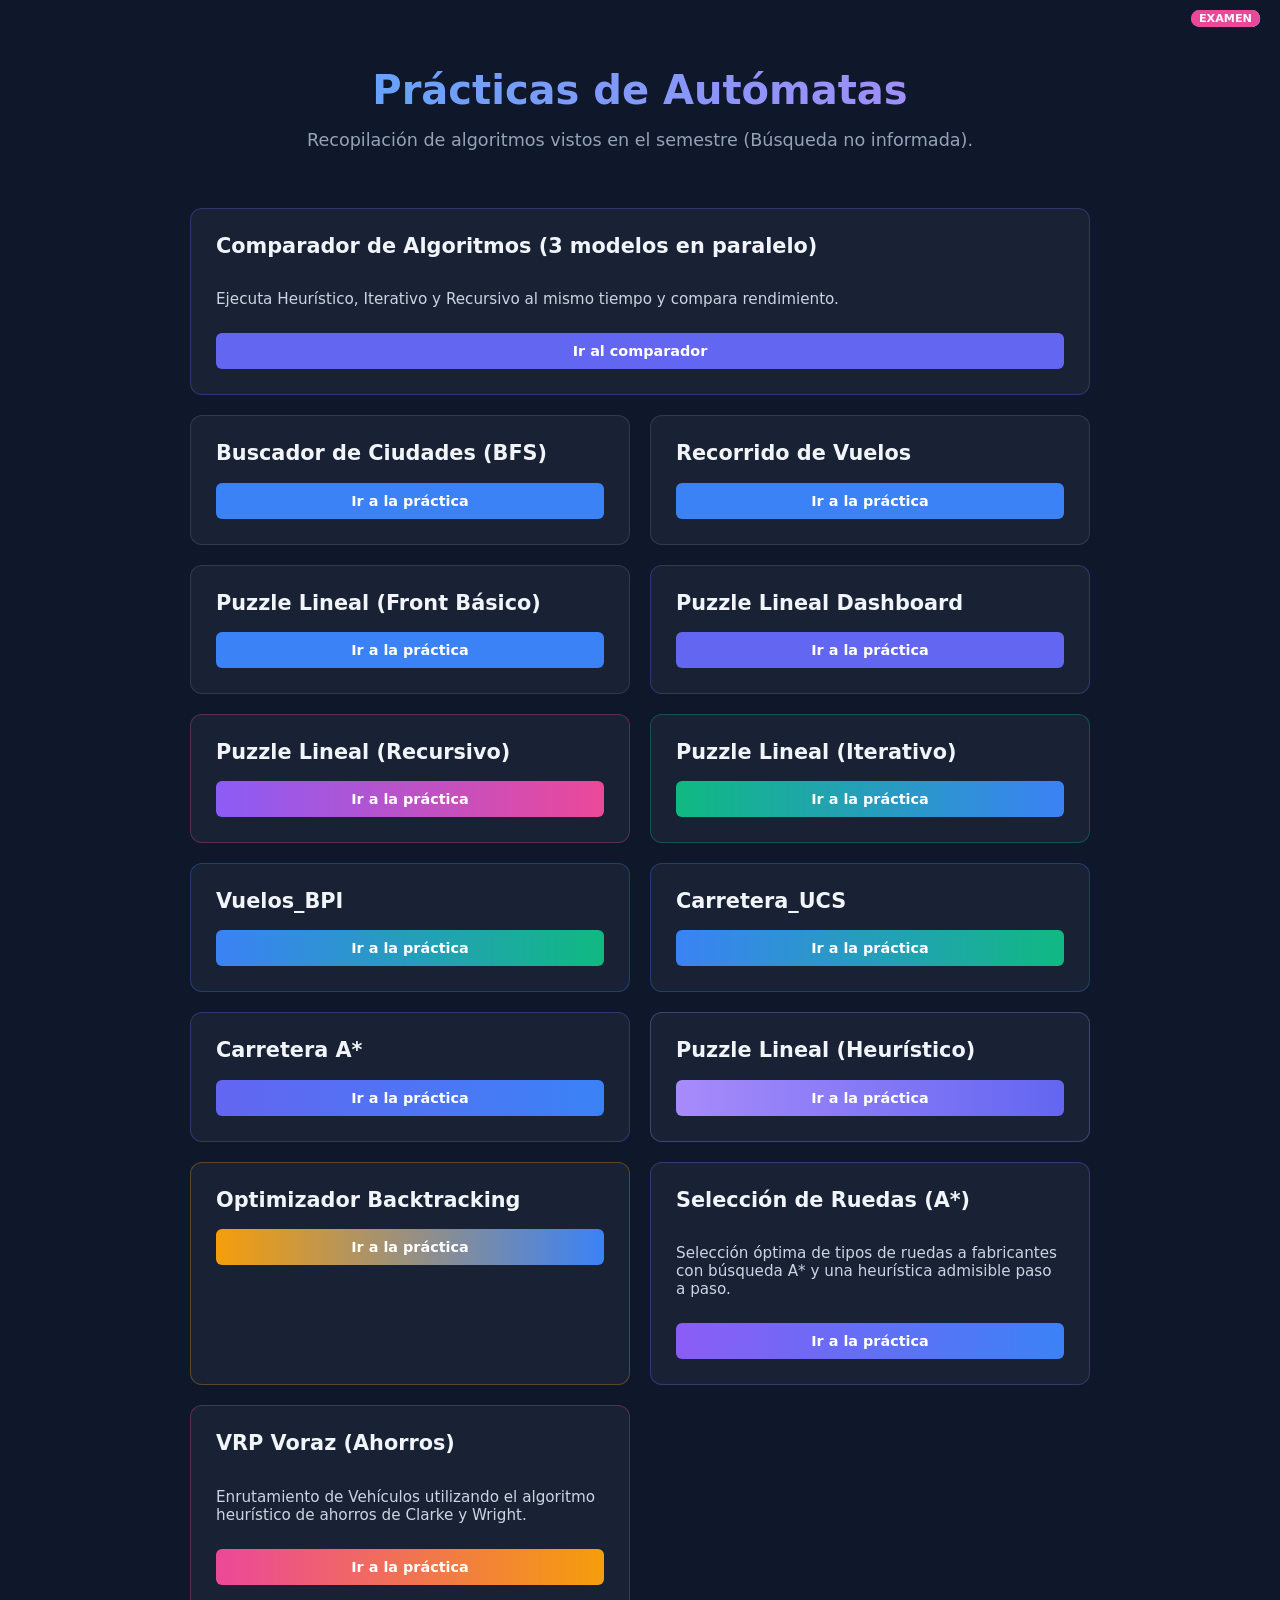
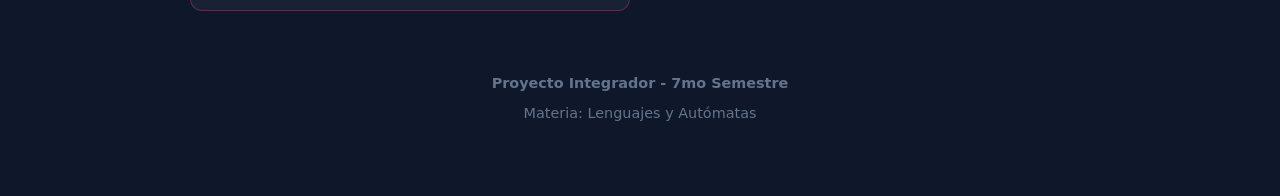
<file: templates/index.html>
<!DOCTYPE html>
<html lang="es">

<head>
    <meta charset="UTF-8">
    <meta name="viewport" content="width=device-width, initial-scale=1.0">
    <title>Portafolio</title>
    <style>
        :root {
            --bg-color: #0f172a;
            --text-color: #f8fafc;
            --primary: #3b82f6;
            --secondary: #6366f1;
            --card-bg: rgba(30, 41, 59, 0.7);
            --border: rgba(255, 255, 255, 0.1);
        }

        body {
            background-color: var(--bg-color);
            color: var(--text-color);
            font-family: 'Inter', system-ui, sans-serif;
            margin: 0;
            padding: 40px 20px;
            display: flex;
            flex-direction: column;
            align-items: center;
            min-height: 100vh;
        }

        .header {
            text-align: center;
            margin-bottom: 40px;
        }

        h1 {
            font-size: 2.5rem;
            background: linear-gradient(to right, #60a5fa, #a78bfa);
            -webkit-background-clip: text;
            -webkit-text-fill-color: transparent;
            margin-bottom: 5px;
        }

        p.subtitle {
            color: #94a3b8;
            font-size: 1.1rem;
        }

        .grid-container {
            display: grid;
            grid-template-columns: repeat(auto-fit, minmax(300px, 1fr));
            gap: 20px;
            width: 100%;
            max-width: 900px;
        }

        .card {
            background: var(--card-bg);
            border: 1px solid var(--border);
            border-radius: 12px;
            padding: 25px;
            text-align: left;
            transition: transform 0.2s;
            text-decoration: none;
            color: inherit;
            display: flex;
            flex-direction: column;
        }

        .card:hover {
            transform: translateY(-5px);
            border-color: rgba(99, 102, 241, 0.5);
        }

        .card h2 {
            margin-top: 0;
            font-size: 1.3rem;
            color: #f1f5f9;
        }

        .card p {
            color: #cbd5e1;
            margin-bottom: 25px;
            flex-grow: 1;
            font-size: 0.95rem;
        }

        .card .btn-link {
            display: block;
            text-align: center;
            background: var(--primary);
            color: white;
            padding: 10px;
            border-radius: 6px;
            font-weight: bold;
            font-size: 0.9rem;
            transition: opacity 0.2s;
        }

        .card:hover .btn-link {
            opacity: 0.85;
        }
    </style>
</head>

<body>

    <div class="header">
        <h1>Prácticas de Autómatas</h1>
        <p class="subtitle">Recopilación de algoritmos vistos en el semestre (Búsqueda no informada).</p>
    </div>

    <div class="grid-container">
        <a href="/comparador" class="card" style="border-color: rgba(99,102,241,0.3); grid-column: 1 / -1;">
            <div
                style="position: absolute; top: 10px; right: 20px; font-size: 0.7rem; background: #6366f1; padding: 2px 8px; border-radius: 10px; font-weight: bold;">
                EXAMEN</div>
            <h2>Comparador de Algoritmos (3 modelos en paralelo)</h2>
            <p>Ejecuta Heurístico, Iterativo y Recursivo al mismo tiempo y compara rendimiento.</p>
            <div class="btn-link" style="background: #6366f1;">Ir al comparador</div>
        </a>

        <a href="/bfs" class="card">
            <h2>Buscador de Ciudades (BFS)</h2>
            <div class="btn-link">Ir a la práctica</div>
        </a>

        <a href="/vuelos" class="card">
            <h2>Recorrido de Vuelos</h2>
            <div class="btn-link">Ir a la práctica</div>
        </a>

        <a href="/puzzle" class="card">
            <h2>Puzzle Lineal (Front Básico)</h2>
            <div class="btn-link">Ir a la práctica</div>
        </a>

        <a href="/puzzle-premium" class="card" style="border-color: rgba(99, 102, 241, 0.3);">
            <h2>Puzzle Lineal Dashboard</h2>
            <div class="btn-link" style="background: var(--secondary);">Ir a la práctica</div>
        </a>

        <a href="/puzzle-recursive" class="card" style="border-color: rgba(236, 72, 153, 0.3);">
            <div
                style="position: absolute; top: 10px; right: 20px; font-size: 0.7rem; background: #ec4899; padding: 2px 8px; border-radius: 10px; font-weight: bold;">
                NUEVO</div>
            <h2>Puzzle Lineal (Recursivo)</h2>
            <div class="btn-link" style="background: linear-gradient(to right, #8b5cf6, #ec4899);">Ir a la práctica
            </div>
        </a>

        <a href="/puzzle-iterative" class="card" style="border-color: rgba(16, 185, 129, 0.3);">
            <div
                style="position: absolute; top: 10px; right: 20px; font-size: 0.7rem; background: #10b981; padding: 2px 8px; border-radius: 10px; font-weight: bold;">
                NUEVO</div>
            <h2>Puzzle Lineal (Iterativo)</h2>
            <div class="btn-link" style="background: linear-gradient(to right, #10b981, #3b82f6);">Ir a la práctica
            </div>
        </a>

        <a href="/vuelos-bpi" class="card" style="border-color: rgba(59, 130, 246, 0.3);">
            <div
                style="position: absolute; top: 10px; right: 20px; font-size: 0.7rem; background: #3b82f6; padding: 2px 8px; border-radius: 10px; font-weight: bold;">
                NUEVO</div>
            <h2>Vuelos_BPI</h2>
            <div class="btn-link" style="background: linear-gradient(to right, #3b82f6, #10b981);">Ir a la práctica
            </div>
        </a>

        <a href="/carretera-ucs" class="card" style="border-color: rgba(59, 130, 246, 0.3);">
            <div
                style="position: absolute; top: 10px; right: 20px; font-size: 0.7rem; background: #3b82f6; padding: 2px 8px; border-radius: 10px; font-weight: bold;">
                NUEVO</div>
            <h2>Carretera_UCS</h2>
            <div class="btn-link" style="background: linear-gradient(to right, #3b82f6, #10b981);">Ir a la práctica
            </div>
        </a>

        <a href="/carretera-astar" class="card" style="border-color: rgba(99, 102, 241, 0.3);">
            <div
                style="position: absolute; top: 10px; right: 20px; font-size: 0.7rem; background: #6366f1; padding: 2px 8px; border-radius: 10px; font-weight: bold;">
                NUEVO</div>
            <h2>Carretera A*</h2>
            <div class="btn-link" style="background: linear-gradient(to right, #6366f1, #3b82f6);">Ir a la práctica
            </div>
        </a>

        <a href="/puzzle-heuristico" class="card" style="border-color: rgba(167, 139, 250, 0.3);">
            <div
                style="position: absolute; top: 10px; right: 20px; font-size: 0.7rem; background: #a78bfa; padding: 2px 8px; border-radius: 10px; font-weight: bold;">
                NUEVO</div>
            <h2>Puzzle Lineal (Heurístico)</h2>
            <div class="btn-link" style="background: linear-gradient(to right, #a78bfa, #6366f1);">Ir a la práctica
            </div>
        </a>

        <a href="/backtracking" class="card" style="border-color: rgba(245, 158, 11, 0.3);">
            <div
                style="position: absolute; top: 10px; right: 20px; font-size: 0.7rem; background: #f59e0b; padding: 2px 8px; border-radius: 10px; font-weight: bold;">
                NUEVO</div>
            <h2>Optimizador Backtracking</h2>
            <div class="btn-link" style="background: linear-gradient(to right, #f59e0b, #3b82f6);">Ir a la práctica
            </div>
        </a>

        <a href="/seleccion-ruedas" class="card" style="border-color: rgba(139, 92, 246, 0.3);">
            <div
                style="position: absolute; top: 10px; right: 20px; font-size: 0.7rem; background: #8b5cf6; padding: 2px 8px; border-radius: 10px; font-weight: bold;">
                NUEVO</div>
            <h2>Selección de Ruedas (A*)</h2>
            <p>Selección óptima de tipos de ruedas a fabricantes con búsqueda A* y una heurística admisible paso a paso.
            </p>
            <div class="btn-link" style="background: linear-gradient(to right, #8b5cf6, #3b82f6);">Ir a la práctica
            </div>
        </a>

        <a href="/brp-voraz" class="card" style="border-color: rgba(236, 72, 153, 0.3);">
            <div
                style="position: absolute; top: 10px; right: 20px; font-size: 0.7rem; background: #ec4899; padding: 2px 8px; border-radius: 10px; font-weight: bold;">
                EXAMEN</div>
            <h2>VRP Voraz (Ahorros)</h2>
            <p>Enrutamiento de Vehículos utilizando el algoritmo heurístico de ahorros de Clarke y Wright.</p>
            <div class="btn-link" style="background: linear-gradient(to right, #ec4899, #f59e0b);">Ir a la práctica
            </div>
        </a>
    </div>

    <footer style="margin-top: 50px; text-align: center; color: #64748b; font-size: 0.9rem; margin-bottom: 20px;">
        <p><strong>Proyecto Integrador - 7mo Semestre</strong></p>
        <p>Materia: Lenguajes y Autómatas</p>
    </footer>

</body>

</html>
</file>
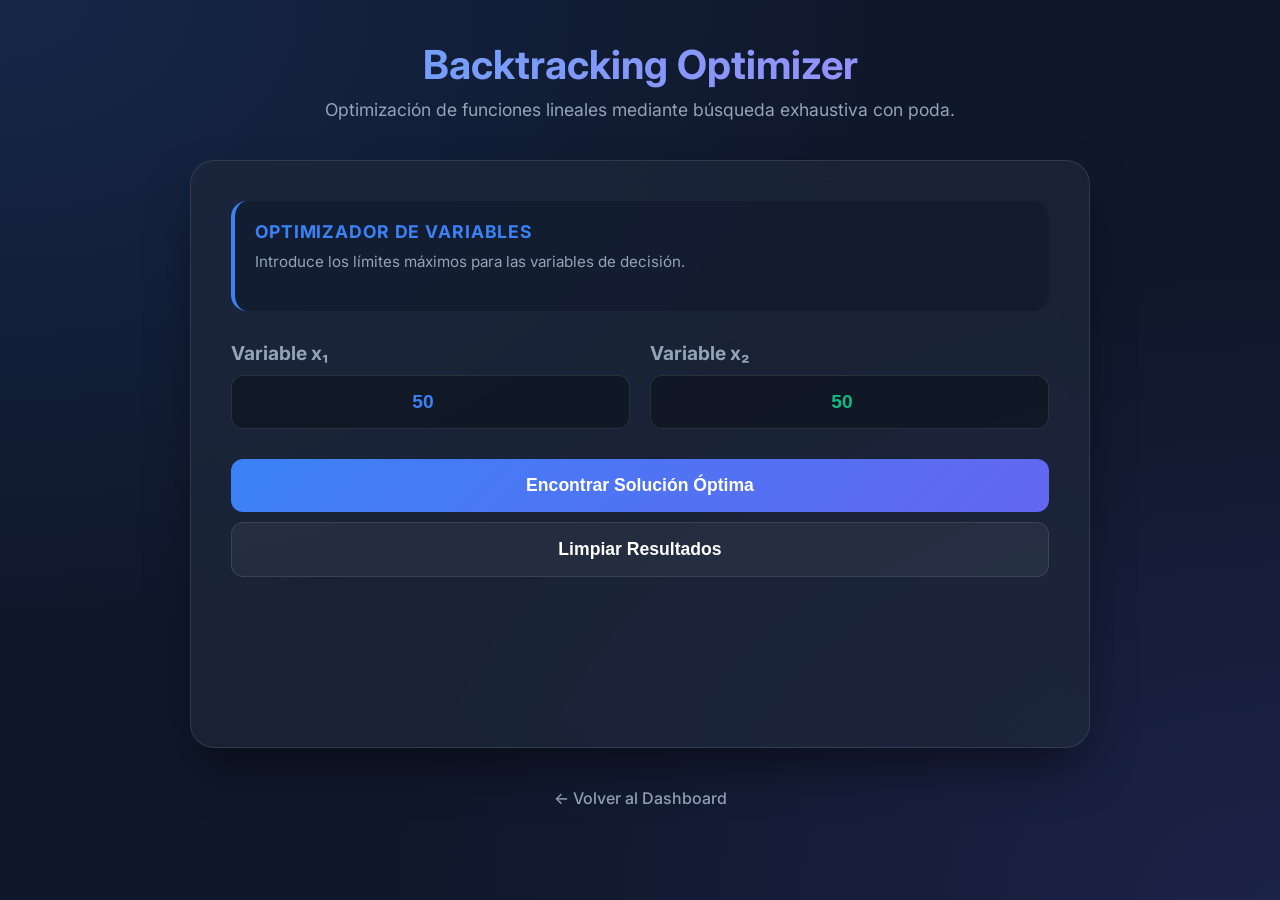
<file: templates/backtracking.html>
<!DOCTYPE html>
<html lang="es">
<head>
    <meta charset="UTF-8">
    <meta name="viewport" content="width=device-width, initial-scale=1.0">
    <title>Backtracking Optimizer</title>
    <link href="https://fonts.googleapis.com/css2?family=Inter:wght@400;600;700&family=JetBrains+Mono&display=swap" rel="stylesheet">
    <style>
        :root {
            --bg: #0f172a;
            --card-bg: rgba(30, 41, 59, 0.7);
            --primary: #3b82f6;
            --secondary: #6366f1;
            --accent: #10b981;
            --text: #f8fafc;
            --text-muted: #94a3b8;
            --border: rgba(255, 255, 255, 0.1);
        }

        * {
            box-sizing: border-box;
            margin: 0;
            padding: 0;
        }

        body {
            font-family: 'Inter', sans-serif;
            background-color: var(--bg);
            background-image: 
                radial-gradient(at 0% 0%, rgba(59, 130, 246, 0.15) 0px, transparent 50%),
                radial-gradient(at 100% 100%, rgba(99, 102, 241, 0.15) 0px, transparent 50%);
            color: var(--text);
            min-height: 100vh;
            display: flex;
            flex-direction: column;
            align-items: center;
            padding: 40px 20px;
        }

        .container {
            max-width: 900px;
            width: 100%;
        }

        header {
            text-align: center;
            margin-bottom: 40px;
        }

        h1 {
            font-size: 2.5rem;
            font-weight: 700;
            background: linear-gradient(135deg, #60a5fa 0%, #a78bfa 100%);
            -webkit-background-clip: text;
            -webkit-text-fill-color: transparent;
            margin-bottom: 10px;
        }

        .subtitle {
            color: var(--text-muted);
            font-size: 1.1rem;
        }

        .glass-card {
            background: var(--card-bg);
            backdrop-filter: blur(12px);
            border: 1px solid var(--border);
            border-radius: 24px;
            padding: 40px;
            box-shadow: 0 25px 50px -12px rgba(0, 0, 0, 0.5);
        }

        .problem-statement {
            margin-bottom: 30px;
            padding: 20px;
            background: rgba(15, 23, 42, 0.5);
            border-radius: 16px;
            border-left: 4px solid var(--primary);
        }

        .problem-statement h3 {
            color: var(--primary);
            margin-bottom: 10px;
            font-size: 1.1rem;
            text-transform: uppercase;
            letter-spacing: 0.05em;
        }

        code {
            font-family: 'JetBrains Mono', monospace;
            background: rgba(0, 0, 0, 0.3);
            padding: 2px 6px;
            border-radius: 4px;
            color: #fbbf24;
        }

        .math-block {
            font-family: 'JetBrains Mono', monospace;
            margin: 10px 0;
            line-height: 1.8;
            color: #e2e8f0;
        }

        .btn-solve {
            width: 100%;
            padding: 16px;
            background: linear-gradient(135deg, var(--primary) 0%, var(--secondary) 100%);
            color: white;
            border: none;
            border-radius: 12px;
            font-size: 1.1rem;
            font-weight: 600;
            cursor: pointer;
            transition: all 0.3s cubic-bezier(0.4, 0, 0.2, 1);
            margin-bottom: 20px;
            display: flex;
            align-items: center;
            justify-content: center;
            gap: 10px;
        }

        .btn-solve:hover {
            transform: translateY(-2px);
            box-shadow: 0 10px 20px -5px rgba(59, 130, 246, 0.4);
        }

        .btn-solve:active {
            transform: translateY(0);
        }

        .result-grid {
            display: grid;
            grid-template-columns: repeat(3, 1fr);
            gap: 20px;
            margin-top: 30px;
            opacity: 0;
            transform: translateY(20px);
            transition: all 0.5s ease;
        }

        .result-grid.visible {
            opacity: 1;
            transform: translateY(0);
        }

        .stat-card {
            background: rgba(255, 255, 255, 0.03);
            border: 1px solid var(--border);
            padding: 20px;
            border-radius: 16px;
            text-align: center;
        }

        .stat-label {
            display: block;
            color: var(--text-muted);
            font-size: 0.85rem;
            text-transform: uppercase;
            margin-bottom: 8px;
        }

        .stat-value {
            display: block;
            font-size: 1.75rem;
            font-weight: 700;
            color: var(--text);
        }

        .stat-value.highlight {
            color: var(--accent);
        }

        .footer-nav {
            margin-top: 40px;
            display: flex;
            justify-content: center;
            gap: 20px;
        }

        .nav-link {
            color: var(--text-muted);
            text-decoration: none;
            font-weight: 500;
            transition: color 0.2s;
            display: flex;
            align-items: center;
            gap: 5px;
        }

        .nav-link:hover {
            color: var(--text);
        }

        .loader {
            width: 20px;
            height: 20px;
            border: 3px solid rgba(255, 255, 255, 0.3);
            border-radius: 50%;
            border-top-color: white;
            animation: spin 1s linear infinite;
            display: none;
        }

        @keyframes spin {
            to { transform: rotate(360deg); }
        }

        @media (max-width: 640px) {
            .result-grid {
                grid-template-columns: 1fr;
            }
        }
    </style>
</head>
<body>
    <div class="container">
        <header>
            <h1>Backtracking Optimizer</h1>
            <p class="subtitle">Optimización de funciones lineales mediante búsqueda exhaustiva con poda.</p>
        </header>

        <main class="glass-card">
            <div class="problem-statement">
                <h3>Optimizador de Variables</h3>
                <p style="margin-bottom: 20px; color: var(--text-muted); font-size: 0.95rem;">
                    Introduce los límites máximos para las variables de decisión.
                </p>
            </div>

            <div class="range-inputs" style="display: grid; grid-template-columns: 1fr 1fr; gap: 20px; margin-bottom: 30px;">
                <div class="input-group">
                    <label style="display: block; margin-bottom: 10px; color: var(--text-muted); font-weight: bold; font-size: 1.2rem;">Variable x₁</label>
                    <input type="number" id="maxX1" value="50" placeholder="Máximo x1" style="width: 100%; background: rgba(0,0,0,0.3); border: 1px solid var(--border); color: #3b82f6; padding: 15px; border-radius: 12px; font-size: 1.2rem; text-align: center; font-weight: bold;">
                </div>
                <div class="input-group">
                    <label style="display: block; margin-bottom: 10px; color: var(--text-muted); font-weight: bold; font-size: 1.2rem;">Variable x₂</label>
                    <input type="number" id="maxX2" value="50" placeholder="Máximo x2" style="width: 100%; background: rgba(0,0,0,0.3); border: 1px solid var(--border); color: #10b981; padding: 15px; border-radius: 12px; font-size: 1.2rem; text-align: center; font-weight: bold;">
                </div>
            </div>

            <button class="btn-solve" id="solveBtn">
                <div class="loader" id="loader"></div>
                <span id="btnText">Encontrar Solución Óptima</span>
            </button>

            <button class="btn-solve" id="clearBtn" style="background: rgba(255,255,255,0.05); border: 1px solid var(--border); margin-top: -10px;">
                <span>Limpiar Resultados</span>
            </button>

            <div class="result-grid" id="resultGrid">
                <div class="stat-card">
                    <span class="stat-label">Valor Óptimo x₁</span>
                    <span class="stat-value highlight" id="valX1">-</span>
                </div>
                <div class="stat-card">
                    <span class="stat-label">Valor Óptimo x₂</span>
                    <span class="stat-value highlight" id="valX2">-</span>
                </div>
                <div class="stat-card">
                    <span class="stat-label">Beneficio Total (Z)</span>
                    <span class="stat-value" id="valZ" style="color: #fbbf24;">-</span>
                </div>
            </div>
        </main>

        <nav class="footer-nav">
            <a href="/" class="nav-link">← Volver al Dashboard</a>
        </nav>
    </div>

    <script>
        const solveBtn = document.getElementById('solveBtn');
        const clearBtn = document.getElementById('clearBtn');
        const loader = document.getElementById('loader');
        const btnText = document.getElementById('btnText');
        const resultGrid = document.getElementById('resultGrid');
        const valX1 = document.getElementById('valX1');
        const valX2 = document.getElementById('valX2');
        const valZ = document.getElementById('valZ');

        const maxX1Input = document.getElementById('maxX1');
        const maxX2Input = document.getElementById('maxX2');

        clearBtn.addEventListener('click', () => {
            resultGrid.classList.remove('visible');
            btnText.textContent = 'Encontrar Solución Óptima';
            valX1.textContent = '-';
            valX2.textContent = '-';
            valZ.textContent = '-';
            maxX1Input.value = 50;
            maxX2Input.value = 50;
        });

        solveBtn.addEventListener('click', async () => {
            const rangos = [
                [0, parseInt(maxX1Input.value)],
                [0, parseInt(maxX2Input.value)]
            ];
            
            const beneficios = [6, 4];
            const limites = [150, 160];
            const coefs = [[7, 4], [6, 5]];

            if (isNaN(rangos[0][1]) || isNaN(rangos[1][1])) {
                alert("Por favor, completa los campos con números.");
                return;
            }

            solveBtn.disabled = true;
            loader.style.display = 'block';
            btnText.textContent = 'Calculando...';
            resultGrid.classList.remove('visible');

            try {
                const response = await fetch('/api/solve_backtracking', {
                    method: 'POST',
                    headers: { 'Content-Type': 'application/json' },
                    body: JSON.stringify({ 
                        rangos: rangos,
                        beneficios: beneficios,
                        limites: limites,
                        coefs: coefs
                    })
                });
                const data = await response.json();

                if (data.success) {
                    await new Promise(r => setTimeout(r, 600));
                    valX1.textContent = data.x1;
                    valX2.textContent = data.x2;
                    valZ.textContent = '$' + data.z;
                    resultGrid.classList.add('visible');
                    btnText.textContent = '¡Optimización Completada!';
                } else {
                    alert('Atención: ' + data.error + (data.detalle ? '\n' + data.detalle : ''));
                    btnText.textContent = 'Ajustar y Reintentar';
                }
            } catch (err) {
                alert('Error de conexión');
                btnText.textContent = 'Error';
            } finally {
                solveBtn.disabled = false;
                loader.style.display = 'none';
            }
        });
    </script>
</body>
</html>
</file>
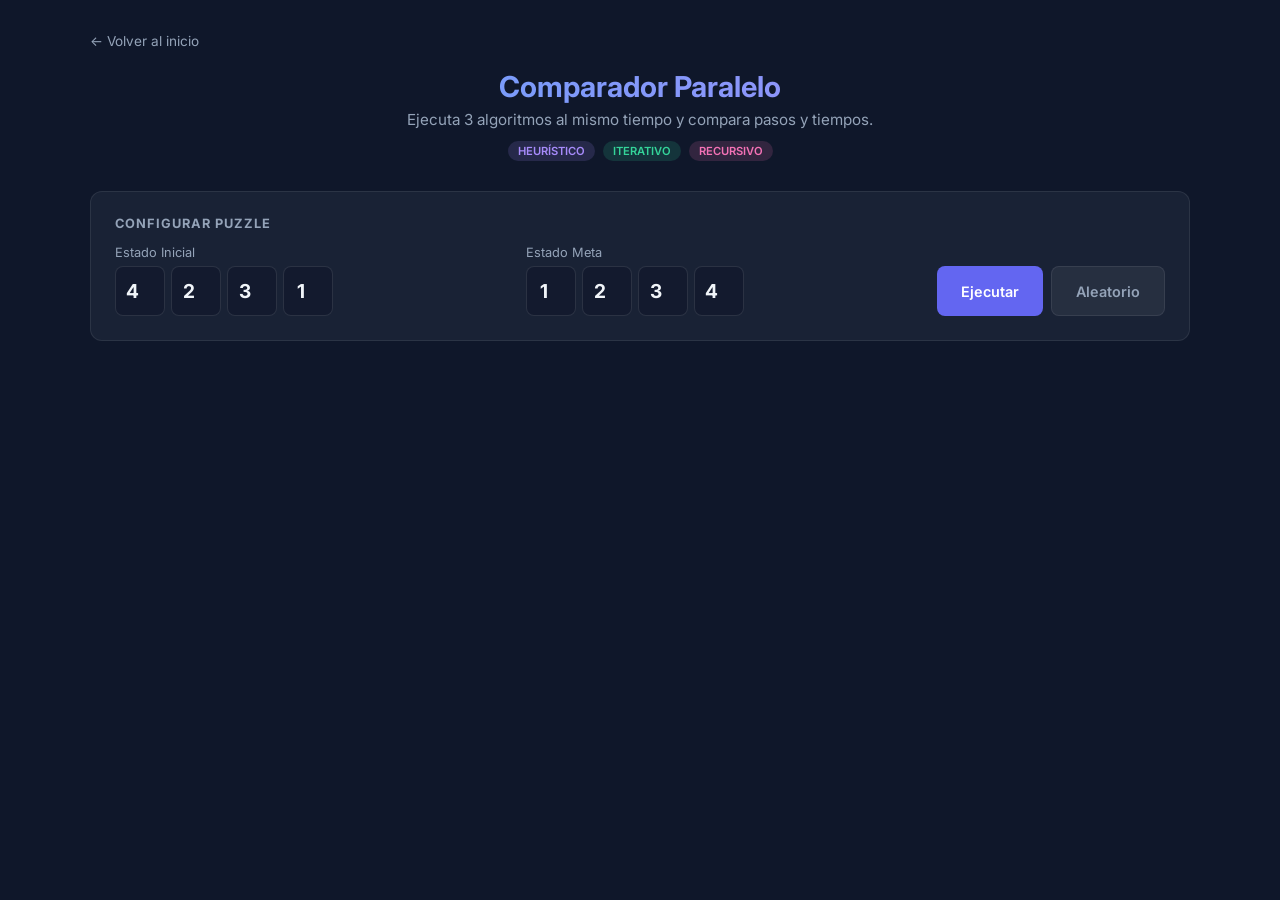
<file: templates/comparador.html>
<!DOCTYPE html>
<html lang="es">

<head>
    <meta charset="UTF-8">
    <meta name="viewport" content="width=device-width, initial-scale=1.0">
    <title>.:Comparador de Algoritmos/ Despliegue de 3 modelos:.</title>
    <link href="https://fonts.googleapis.com/css2?family=Inter:wght@400;500;600;700&display=swap" rel="stylesheet">
    <style>
        *,
        *::before,
        *::after {
            box-sizing: border-box;
            margin: 0;
            padding: 0;
        }

        body {
            font-family: 'Inter', system-ui, sans-serif;
            background: #0f172a;
            color: #f1f5f9;
            min-height: 100vh;
            padding: 30px 20px 60px;
        }

        .container {
            max-width: 1100px;
            margin: 0 auto;
        }

        .back-btn {
            color: #94a3b8;
            text-decoration: none;
            font-size: .85rem;
            margin-bottom: 20px;
            display: inline-block;
        }

        .back-btn:hover {
            color: #f1f5f9;
        }

        .hero {
            text-align: center;
            margin-bottom: 30px;
        }

        .hero h1 {
            font-size: 1.8rem;
            font-weight: 700;
            background: linear-gradient(to right, #60a5fa, #a78bfa);
            -webkit-background-clip: text;
            -webkit-text-fill-color: transparent;
            margin-bottom: 6px;
        }

        .hero p {
            color: #94a3b8;
            font-size: .95rem;
        }

        .badge-row {
            display: flex;
            justify-content: center;
            gap: 8px;
            margin-top: 12px;
        }

        .badge {
            font-size: .7rem;
            font-weight: 600;
            padding: 3px 10px;
            border-radius: 12px;
            text-transform: uppercase;
        }

        .badge-h {
            background: rgba(167, 139, 250, .15);
            color: #a78bfa;
        }

        .badge-i {
            background: rgba(52, 211, 153, .15);
            color: #34d399;
        }

        .badge-rc {
            background: rgba(244, 114, 182, .15);
            color: #f472b6;
        }

        /* Input Panel */
        .input-panel {
            background: rgba(30, 41, 59, 0.7);
            border: 1px solid rgba(255, 255, 255, 0.08);
            border-radius: 12px;
            padding: 24px;
            margin-bottom: 28px;
        }

        .input-panel h2 {
            font-size: .8rem;
            color: #94a3b8;
            text-transform: uppercase;
            letter-spacing: 1px;
            margin-bottom: 14px;
        }

        .puzzle-inputs {
            display: flex;
            gap: 20px;
            align-items: flex-end;
            flex-wrap: wrap;
        }

        .input-group {
            flex: 1;
            min-width: 180px;
        }

        .input-group label {
            display: block;
            font-size: .8rem;
            color: #94a3b8;
            margin-bottom: 6px;
        }

        .slots {
            display: flex;
            gap: 6px;
        }

        .slots input {
            width: 50px;
            height: 50px;
            text-align: center;
            border: 1px solid rgba(255, 255, 255, 0.1);
            border-radius: 8px;
            background: rgba(15, 23, 42, .6);
            color: #f1f5f9;
            font-size: 1.2rem;
            font-weight: 700;
            font-family: inherit;
        }

        .slots input:focus {
            outline: none;
            border-color: #6366f1;
        }

        .btn-actions {
            display: flex;
            gap: 8px;
            align-items: flex-end;
        }

        .btn {
            height: 50px;
            padding: 0 24px;
            border: none;
            border-radius: 8px;
            font-family: inherit;
            font-weight: 600;
            font-size: .9rem;
            cursor: pointer;
            display: inline-flex;
            align-items: center;
            gap: 6px;
        }

        .btn-primary {
            background: #6366f1;
            color: #fff;
        }

        .btn-primary:hover {
            background: #4f46e5;
        }

        .btn-primary:disabled {
            opacity: .5;
            cursor: not-allowed;
        }

        .btn-ghost {
            background: rgba(255, 255, 255, 0.06);
            color: #94a3b8;
            border: 1px solid rgba(255, 255, 255, 0.08);
        }

        .btn-ghost:hover {
            background: rgba(255, 255, 255, 0.1);
            color: #f1f5f9;
        }

        /* Loader */
        .loader-overlay {
            display: none;
            text-align: center;
            padding: 40px;
        }

        .loader-overlay.active {
            display: block;
        }

        .spinner {
            width: 36px;
            height: 36px;
            border: 3px solid rgba(255, 255, 255, 0.1);
            border-top-color: #6366f1;
            border-radius: 50%;
            animation: spin .7s linear infinite;
            margin: 0 auto 12px;
        }

        @keyframes spin {
            to {
                transform: rotate(360deg);
            }
        }

        .loader-overlay p {
            color: #94a3b8;
            font-size: .85rem;
        }

        /* Results */
        .results-section {
            display: none;
        }

        .results-section.active {
            display: block;
        }

        .total-time {
            text-align: center;
            margin-bottom: 20px;
            font-size: .85rem;
            color: #94a3b8;
        }

        .total-time strong {
            color: #f1f5f9;
        }

        .winner-banner {
            display: none;
            text-align: center;
            padding: 16px;
            background: rgba(250, 204, 21, .08);
            border: 1px solid rgba(250, 204, 21, .15);
            border-radius: 10px;
            margin-bottom: 20px;
        }

        .winner-banner.active {
            display: block;
        }

        .winner-banner h3 {
            color: #facc15;
            font-size: 1rem;
            margin-bottom: 2px;
        }

        .winner-banner p {
            color: #94a3b8;
            font-size: .8rem;
        }

        .results-grid {
            display: grid;
            grid-template-columns: repeat(auto-fit, minmax(300px, 1fr));
            gap: 16px;
        }

        .result-card {
            background: rgba(30, 41, 59, 0.7);
            border: 1px solid rgba(255, 255, 255, 0.08);
            border-radius: 12px;
            padding: 20px;
            border-top: 3px solid #64748b;
        }

        .result-card.heur {
            border-top-color: #a78bfa;
        }

        .result-card.iter {
            border-top-color: #34d399;
        }

        .result-card.recur {
            border-top-color: #f472b6;
        }

        .card-header {
            display: flex;
            justify-content: space-between;
            align-items: center;
            margin-bottom: 14px;
        }

        .card-header h3 {
            font-size: .95rem;
            font-weight: 600;
        }

        .tag {
            font-size: .65rem;
            font-weight: 600;
            padding: 2px 8px;
            border-radius: 10px;
            text-transform: uppercase;
        }

        .tag-ok {
            background: rgba(52, 211, 153, .15);
            color: #34d399;
        }

        .tag-fail {
            background: rgba(239, 68, 68, .15);
            color: #ef4444;
        }

        .tag-best {
            background: rgba(250, 204, 21, .15);
            color: #facc15;
        }

        .stats-row {
            display: flex;
            gap: 12px;
            margin-bottom: 14px;
        }

        .stat {
            flex: 1;
            background: rgba(255, 255, 255, 0.03);
            border-radius: 8px;
            padding: 10px;
            text-align: center;
        }

        .stat-value {
            font-size: 1.3rem;
            font-weight: 700;
        }

        .stat-label {
            font-size: .65rem;
            color: #94a3b8;
            margin-top: 2px;
            text-transform: uppercase;
        }

        .heur .stat-value {
            color: #a78bfa;
        }

        .iter .stat-value {
            color: #34d399;
        }

        .recur .stat-value {
            color: #f472b6;
        }

        .steps-title {
            font-size: .7rem;
            color: #94a3b8;
            text-transform: uppercase;
            letter-spacing: .5px;
            margin-bottom: 8px;
        }

        .steps-list {
            max-height: 240px;
            overflow-y: auto;
            display: flex;
            flex-direction: column;
            gap: 4px;
        }

        .steps-list::-webkit-scrollbar {
            width: 4px;
        }

        .steps-list::-webkit-scrollbar-thumb {
            background: rgba(255, 255, 255, .1);
            border-radius: 2px;
        }

        .step-item {
            display: flex;
            align-items: center;
            gap: 8px;
            padding: 6px 10px;
            background: rgba(255, 255, 255, .03);
            border-radius: 6px;
            font-size: .8rem;
        }

        .step-item:last-child {
            background: rgba(52, 211, 153, .08);
            border: 1px solid rgba(52, 211, 153, .15);
        }

        .step-num {
            width: 22px;
            height: 22px;
            border-radius: 50%;
            background: rgba(255, 255, 255, .06);
            display: flex;
            align-items: center;
            justify-content: center;
            font-size: .65rem;
            font-weight: 600;
            color: #94a3b8;
            flex-shrink: 0;
        }

        .step-item:last-child .step-num {
            background: rgba(52, 211, 153, .15);
            color: #34d399;
        }

        .step-state {
            font-family: monospace;
            font-weight: 600;
            letter-spacing: 1px;
        }

        .error-msg {
            text-align: center;
            padding: 20px;
            color: #ef4444;
            font-size: .85rem;
        }

        @media (max-width: 700px) {
            .hero h1 {
                font-size: 1.4rem;
            }

            .puzzle-inputs {
                flex-direction: column;
                gap: 12px;
            }

            .results-grid {
                grid-template-columns: 1fr;
            }
        }
    </style>
</head>

<body>
    <div class="container">
        <a href="/" class="back-btn">← Volver al inicio</a>

        <div class="hero">
            <h1>Comparador Paralelo</h1>
            <p>Ejecuta 3 algoritmos al mismo tiempo y compara pasos y tiempos.</p>
            <div class="badge-row">
                <span class="badge badge-h">Heurístico</span>
                <span class="badge badge-i">Iterativo</span>
                <span class="badge badge-rc">Recursivo</span>
            </div>
        </div>

        <div class="input-panel">
            <h2>Configurar Puzzle</h2>
            <div class="puzzle-inputs">
                <div class="input-group">
                    <label>Estado Inicial</label>
                    <div class="slots">
                        <input type="number" min="1" max="9" value="4" id="i0">
                        <input type="number" min="1" max="9" value="2" id="i1">
                        <input type="number" min="1" max="9" value="3" id="i2">
                        <input type="number" min="1" max="9" value="1" id="i3">
                    </div>
                </div>
                <div class="input-group">
                    <label>Estado Meta</label>
                    <div class="slots">
                        <input type="number" min="1" max="9" value="1" id="m0">
                        <input type="number" min="1" max="9" value="2" id="m1">
                        <input type="number" min="1" max="9" value="3" id="m2">
                        <input type="number" min="1" max="9" value="4" id="m3">
                    </div>
                </div>
                <div class="btn-actions">
                    <button class="btn btn-primary" id="btnSolve" onclick="solvePuzzle()">Ejecutar</button>
                    <button class="btn btn-ghost" onclick="randomize()">Aleatorio</button>
                </div>
            </div>
        </div>

        <div class="loader-overlay" id="loader">
            <div class="spinner"></div>
            <p>Ejecutando 3 algoritmos en paralelo…</p>
        </div>

        <div class="results-section" id="resultsSection">
            <div class="winner-banner" id="winnerBanner">
                <h3>el mejor modelos es <span id="winnerName"></span></h3>
                <p id="winnerDesc"></p>
            </div>
            <div class="total-time">
                Tiempo total: <strong id="totalTime">—</strong>
            </div>
            <div class="results-grid" id="resultsGrid"></div>
        </div>
    </div>

    <script>
        function getInputValues() {
            return {
                estado: [0, 1, 2, 3].map(i => parseInt(document.getElementById('i' + i).value)),
                meta: [0, 1, 2, 3].map(i => parseInt(document.getElementById('m' + i).value))
            };
        }

        function randomize() {
            const arr = [1, 2, 3, 4];
            for (let i = arr.length - 1; i > 0; i--) {
                const j = Math.floor(Math.random() * (i + 1));
                [arr[i], arr[j]] = [arr[j], arr[i]];
            }
            arr.forEach((v, k) => document.getElementById('i' + k).value = v);
        }

        function classForAlgo(name) {
            if (name.toLowerCase().includes('heur')) return 'heur';
            if (name.toLowerCase().includes('iter')) return 'iter';
            return 'recur';
        }

        function renderSteps(path) {
            if (!path || !path.length) return '<div class="error-msg">Sin pasos</div>';
            let html = '<div class="steps-title">Recorrido</div><div class="steps-list">';
            path.forEach((step, idx) => {
                html += `<div class="step-item">
                    <span class="step-num">${idx}</span>
                    <span class="step-state">[${step.join(', ')}]</span>
                </div>`;
            });
            return html + '</div>';
        }

        async function solvePuzzle() {
            const btn = document.getElementById('btnSolve');
            const loader = document.getElementById('loader');
            const results = document.getElementById('resultsSection');
            const grid = document.getElementById('resultsGrid');
            const banner = document.getElementById('winnerBanner');

            btn.disabled = true;
            results.classList.remove('active');
            banner.classList.remove('active');
            loader.classList.add('active');

            const { estado, meta } = getInputValues();

            try {
                const resp = await fetch('/api/solve_parallel', {
                    method: 'POST',
                    headers: { 'Content-Type': 'application/json' },
                    body: JSON.stringify({ estado_inicial: estado, solucion: meta })
                });
                const data = await resp.json();
                loader.classList.remove('active');

                if (!data.success) {
                    grid.innerHTML = `<div class="error-msg">${data.error}</div>`;
                    results.classList.add('active');
                    btn.disabled = false;
                    return;
                }

                document.getElementById('totalTime').textContent = data.total_time_ms + ' ms';

                const successful = data.results.filter(r => r.success);
                let best = null;
                if (successful.length) {
                    best = successful.reduce((a, b) => {
                        if (a.steps !== b.steps) return a.steps < b.steps ? a : b;
                        return a.time_ms < b.time_ms ? a : b;
                    });
                }

                const order = { heur: 0, iter: 1, recur: 2 };
                data.results.sort((a, b) => order[classForAlgo(a.name)] - order[classForAlgo(b.name)]);

                grid.innerHTML = '';
                data.results.forEach(r => {
                    const cls = classForAlgo(r.name);
                    const isBest = best && r.name === best.name;
                    const tag = r.success
                        ? (isBest ? '<span class="tag tag-best">🏆 Mejor</span>' : '<span class="tag tag-ok">✓ OK</span>')
                        : '<span class="tag tag-fail">✗ Fallo</span>';

                    const body = r.success
                        ? `<div class="stats-row">
                                <div class="stat"><div class="stat-value">${r.steps}</div><div class="stat-label">Pasos</div></div>
                                <div class="stat"><div class="stat-value">${r.time_ms}</div><div class="stat-label">ms</div></div>
                        </div>${renderSteps(r.path)}`
                        : `<div class="error-msg">❌ ${r.error}</div>`;

                    const card = document.createElement('div');
                    card.className = `result-card ${cls}`;
                    card.innerHTML = `<div class="card-header"><h3>${r.name}</h3>${tag}</div>${body}`;
                    grid.appendChild(card);
                });

                if (best) {
                    document.getElementById('winnerName').textContent = best.name;
                    document.getElementById('winnerDesc').textContent = `${best.steps} pasos en ${best.time_ms} ms`;
                    banner.classList.add('active');
                }
                results.classList.add('active');
            } catch (err) {
                loader.classList.remove('active');
                grid.innerHTML = `<div class="error-msg">Error: ${err.message}</div>`;
                results.classList.add('active');
            }
            btn.disabled = false;
        }
    </script>
</body>

</html>
</file>
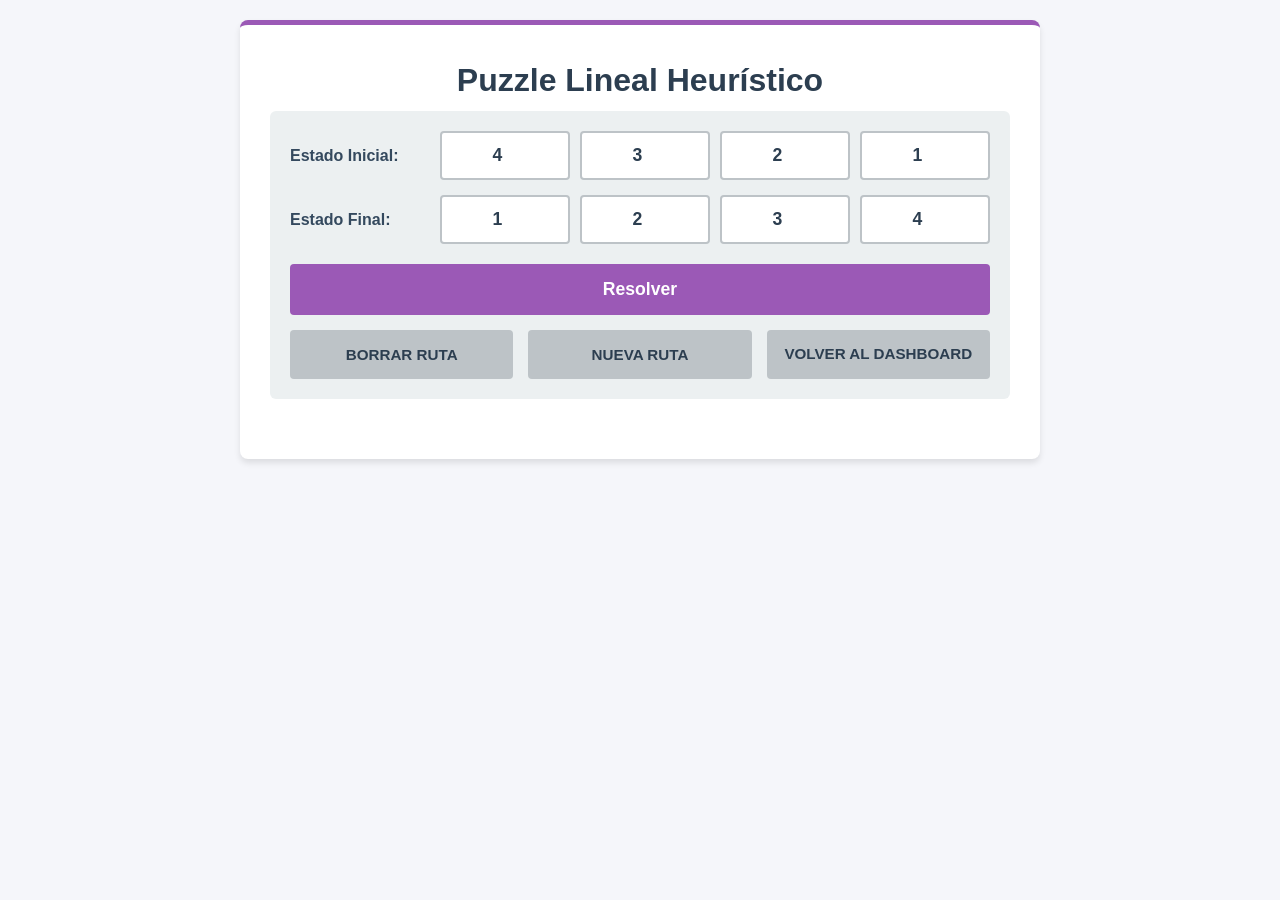
<file: templates/puzzle-heuristico.html>
<!DOCTYPE html>
<html lang="es">

<head>
    <meta charset="UTF-8">
    <meta name="viewport" content="width=device-width, initial-scale=1.0">
    <title>Puzzle Lineal heurística</title>
    <style>
        :root {
            --primary-color: #2c3e50;
            --secondary-color: #34495e;
            --accent-color: #9b59b6;
            /* Morado para diferenciarlo */
            --bg-color: #f5f6fa;
            --text-color: #2f3640;
            --white: #ffffff;
            --success-color: #27ae60;
            --error-color: #e74c3c;
        }

        * {
            box-sizing: border-box;
            margin: 0;
            padding: 0;
        }

        body {
            font-family: 'Segoe UI', Tahoma, Geneva, Verdana, sans-serif;
            background-color: var(--bg-color);
            color: var(--text-color);
            line-height: 1.6;
            padding: 20px;
        }

        .container {
            max-width: 800px;
            margin: 0 auto;
            background-color: var(--white);
            padding: 30px;
            border-radius: 8px;
            box-shadow: 0 4px 6px rgba(0, 0, 0, 0.1);
            border-top: 5px solid var(--accent-color);
        }

        h1 {
            color: var(--primary-color);
            text-align: center;
            margin-bottom: 5px;
            font-size: 2rem;
        }

        p.subtitle {
            text-align: center;
            color: #7f8c8d;
            margin-bottom: 30px;
        }

        .form-section {
            background-color: #ecf0f1;
            padding: 20px;
            border-radius: 6px;
            margin-bottom: 30px;
        }

        .input-group {
            display: flex;
            justify-content: space-between;
            align-items: center;
            margin-bottom: 15px;
        }

        .input-label {
            font-weight: 600;
            width: 150px;
            color: var(--secondary-color);
        }

        .array-inputs {
            display: flex;
            gap: 10px;
            flex-grow: 1;
        }

        .array-inputs input {
            width: 100%;
            padding: 12px;
            border: 2px solid #bdc3c7;
            border-radius: 4px;
            font-size: 1.1rem;
            text-align: center;
            font-weight: bold;
            color: var(--primary-color);
            transition: border-color 0.2s;
        }

        .array-inputs input:focus {
            outline: none;
            border-color: var(--accent-color);
        }

        .btn-solve {
            display: block;
            width: 100%;
            padding: 15px;
            background-color: var(--accent-color);
            color: white;
            border: none;
            border-radius: 4px;
            font-size: 1.1rem;
            font-weight: 600;
            cursor: pointer;
            transition: background-color 0.2s;
            margin-top: 20px;
        }

        .btn-solve:hover {
            background-color: #8e44ad;
        }

        .btn-solve:disabled {
            background-color: #95a5a6;
            cursor: not-allowed;
        }

        .btn-container {
            display: flex;
            gap: 15px;
            margin-top: 15px;
        }

        .btn-secondary {
            flex: 1;
            padding: 12px;
            background-color: #bdc3c7;
            color: var(--primary-color);
            border: none;
            border-radius: 4px;
            font-size: 0.95rem;
            font-weight: 600;
            cursor: pointer;
            transition: all 0.2s;
        }

        .btn-secondary:hover {
            background-color: #95a5a6;
            color: white;
        }

        .results-section {
            background-color: var(--white);
            border: 1px solid #e0e6ed;
            border-radius: 6px;
            padding: 20px;
            display: none;
        }

        .results-section.active {
            display: block;
        }

        .results-header {
            margin-bottom: 20px;
            padding-bottom: 15px;
            border-bottom: 1px solid #ecf0f1;
        }

        #status-msg {
            font-weight: bold;
            font-size: 1.1rem;
            margin-top: 10px;
        }

        .successMsg {
            color: var(--success-color);
        }

        .errorMsg {
            color: var(--error-color);
        }

        .path-container {
            display: flex;
            flex-direction: column;
            gap: 15px;
        }

        .step-card {
            display: flex;
            align-items: center;
            background-color: #f8f9fa;
            border-left: 5px solid var(--accent-color);
            padding: 15px;
            border-radius: 4px;
            box-shadow: 0 1px 3px rgba(0, 0, 0, 0.05);
        }

        .step-number {
            font-weight: bold;
            font-size: 1.2rem;
            color: var(--secondary-color);
            min-width: 80px;
        }

        .step-array {
            display: flex;
            gap: 8px;
        }

        .step-box {
            display: flex;
            align-items: center;
            justify-content: center;
            width: 45px;
            height: 45px;
            background-color: var(--white);
            border: 2px solid var(--primary-color);
            border-radius: 6px;
            font-weight: bold;
            font-size: 1.2rem;
            color: var(--primary-color);
        }

        .arrow-down {
            text-align: center;
            color: #bdc3c7;
            font-size: 1.5rem;
            margin: -5px 0;
            display: none;
        }


        @media (max-width: 600px) {
            .input-group {
                flex-direction: column;
                align-items: flex-start;
            }

            .input-label {
                margin-bottom: 10px;
            }
        }
    </style>
</head>

<body>
    <div class="container">
        <h1>Puzzle Lineal Heurístico</h1>


        <div class="form-section">
            <form id="puzzleHeuristicoForm">
                <div class="input-group">
                    <div class="input-label">Estado Inicial:</div>
                    <div class="array-inputs" id="initial-inputs">
                        <input type="number" required value="4" min="1" max="9">
                        <input type="number" required value="3" min="1" max="9">
                        <input type="number" required value="2" min="1" max="9">
                        <input type="number" required value="1" min="1" max="9">
                    </div>
                </div>

                <div class="input-group">
                    <div class="input-label">Estado Final:</div>
                    <div class="array-inputs" id="goal-inputs">
                        <input type="number" required value="1" min="1" max="9">
                        <input type="number" required value="2" min="1" max="9">
                        <input type="number" required value="3" min="1" max="9">
                        <input type="number" required value="4" min="1" max="9">
                    </div>
                </div>

                <button type="submit" class="btn-solve" id="solveBtn">Resolver</button>
                <div class="btn-container">
                    <button type="button" class="btn-secondary" id="clearBtn">BORRAR RUTA</button>
                    <button type="button" class="btn-secondary" id="resetBtn">NUEVA RUTA</button>
                    <a href="/" class="btn-secondary"
                        style="text-decoration: none; text-align: center; display: flex; align-items: center; justify-content: center;">VOLVER
                        AL DASHBOARD</a>
                </div>
            </form>
        </div>


        <div class="results-section" id="resultsSection">
            <div class="results-header">
                <h2>Resultados</h2>
                <div id="status-msg"></div>
            </div>

            <div class="path-container" id="pathContainer">
                <!-- Pasos del path se renderizan aquí -->
            </div>
        </div>
    </div>

    <script>
        document.getElementById('puzzleHeuristicoForm').addEventListener('submit', async (e) => {
            e.preventDefault();

            const btn = document.getElementById('solveBtn');
            const resultsSection = document.getElementById('resultsSection');
            const statusMsg = document.getElementById('status-msg');
            const pathContainer = document.getElementById('pathContainer');

            const initialInputs = Array.from(document.getElementById('initial-inputs').querySelectorAll('input'));
            const goalInputs = Array.from(document.getElementById('goal-inputs').querySelectorAll('input'));

            const estado_inicial = initialInputs.map(input => parseInt(input.value));
            const solucion = goalInputs.map(input => parseInt(input.value));

            if (estado_inicial.some(isNaN) || solucion.some(isNaN)) {
                alert("Por favor inserta todos los números.");
                return;
            }

            btn.disabled = true;
            btn.textContent = 'Calculando con heurística...';
            resultsSection.classList.add('active');
            statusMsg.innerHTML = '<span style="color: #f39c12">Calculando...</span>';
            pathContainer.innerHTML = '';

            try {
                const response = await fetch('/api/solve_puzzle_heuristico', {
                    method: 'POST',
                    headers: {
                        'Content-Type': 'application/json'
                    },
                    body: JSON.stringify({
                        estado_inicial: estado_inicial,
                        solucion: solucion
                    })
                });

                const data = await response.json();

                if (data.success) {
                    const pasos = data.path.length - 1;
                    statusMsg.innerHTML = `<span class="successMsg">¡Solución encontrada en ${pasos} movimientos!</span>`;

                    data.path.forEach((state, index) => {
                        const stepCard = document.createElement('div');
                        stepCard.className = 'step-card';

                        let title = `Paso ${index}`;
                        if (index === 0) title = 'Inicial';
                        if (index === data.path.length - 1) title = 'Final';

                        stepCard.innerHTML = `
                            <div class="step-number">${title}</div>
                            <div class="step-array">
                                ${state.map(num => `<div class="step-box">${num}</div>`).join('')}
                            </div>
                        `;
                        pathContainer.appendChild(stepCard);

                        if (index < data.path.length - 1) {
                            const arrow = document.createElement('div');
                            arrow.className = 'arrow-down';
                            arrow.innerHTML = '↓';
                            arrow.style.display = 'block';
                            pathContainer.appendChild(arrow);
                        }
                    });
                } else {
                    statusMsg.innerHTML = `<span class="errorMsg">${data.error}</span>`;
                }
            } catch (error) {
                statusMsg.innerHTML = `<span class="errorMsg">Error de red o de servidor.</span>`;
            } finally {
                btn.disabled = false;
                btn.textContent = 'Resolver con Heurística';
            }
        });

        document.getElementById('clearBtn').addEventListener('click', () => {
            document.getElementById('resultsSection').classList.remove('active');
        });

        document.getElementById('resetBtn').addEventListener('click', () => {
            document.getElementById('puzzleHeuristicoForm').reset();
            document.getElementById('resultsSection').classList.remove('active');
            document.getElementById('pathContainer').innerHTML = '';
        });
    </script>
</body>

</html>
</file>
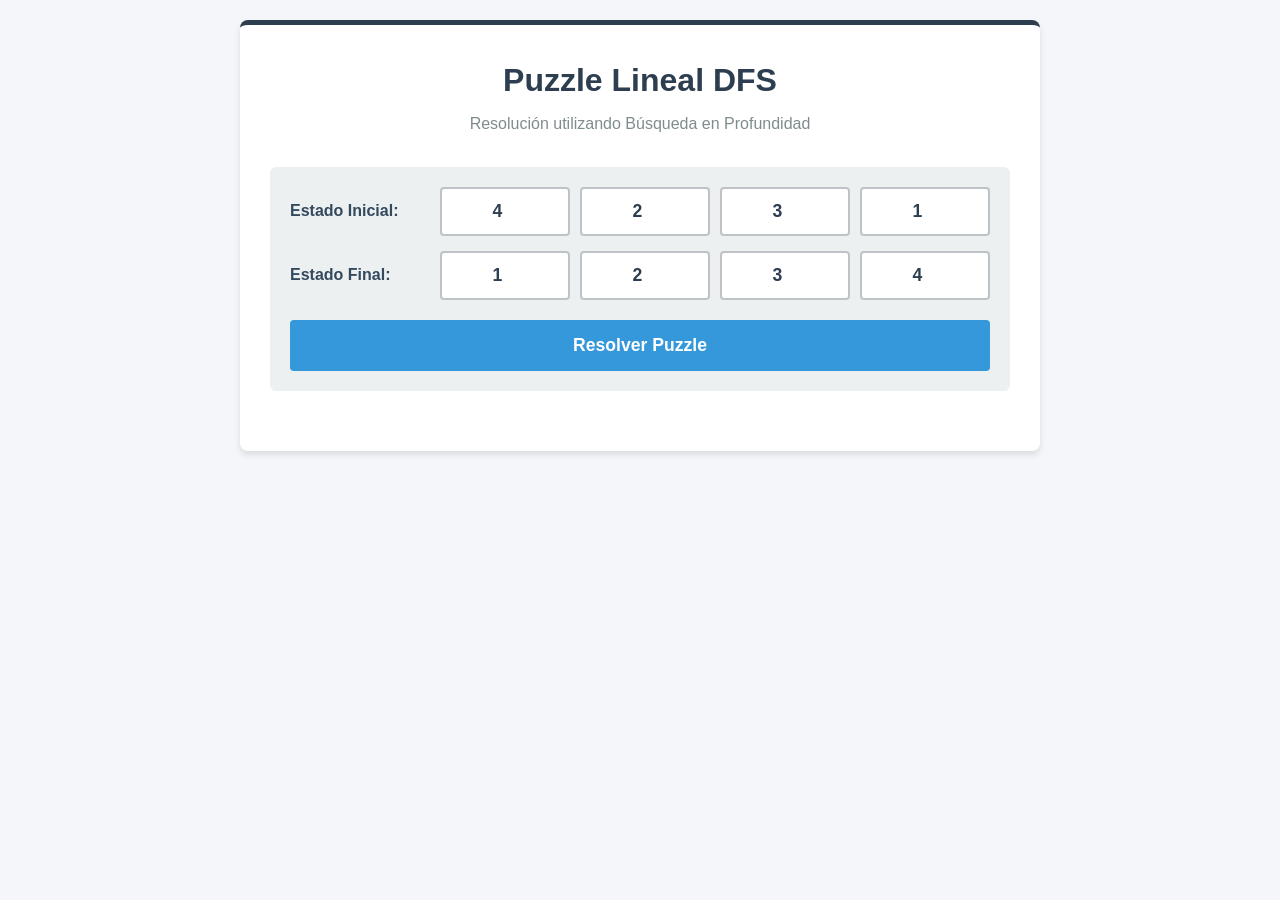
<file: templates/puzzle.html>
<!DOCTYPE html>
<html lang="es">
<head>
    <meta charset="UTF-8">
    <meta name="viewport" content="width=device-width, initial-scale=1.0">
    <title>Puzzle Lineal - Búsqueda en Profundidad (DFS)</title>
    <style>
        :root {
            --primary-color: #2c3e50;
            --secondary-color: #34495e;
            --accent-color: #3498db;
            --bg-color: #f5f6fa;
            --text-color: #2f3640;
            --white: #ffffff;
            --success-color: #27ae60;
            --error-color: #e74c3c;
        }

        * {
            box-sizing: border-box;
            margin: 0;
            padding: 0;
        }

        body {
            font-family: 'Segoe UI', Tahoma, Geneva, Verdana, sans-serif;
            background-color: var(--bg-color);
            color: var(--text-color);
            line-height: 1.6;
            padding: 20px;
        }

        .container {
            max-width: 800px;
            margin: 0 auto;
            background-color: var(--white);
            padding: 30px;
            border-radius: 8px;
            box-shadow: 0 4px 6px rgba(0, 0, 0, 0.1);
            border-top: 5px solid var(--primary-color);
        }

        h1 {
            color: var(--primary-color);
            text-align: center;
            margin-bottom: 5px;
            font-size: 2rem;
        }
        
        p.subtitle {
            text-align: center;
            color: #7f8c8d;
            margin-bottom: 30px;
        }

        .form-section {
            background-color: #ecf0f1;
            padding: 20px;
            border-radius: 6px;
            margin-bottom: 30px;
        }

        .input-group {
            display: flex;
            justify-content: space-between;
            align-items: center;
            margin-bottom: 15px;
        }

        .input-label {
            font-weight: 600;
            width: 150px;
            color: var(--secondary-color);
        }

        .array-inputs {
            display: flex;
            gap: 10px;
            flex-grow: 1;
        }

        .array-inputs input {
            width: 100%;
            padding: 12px;
            border: 2px solid #bdc3c7;
            border-radius: 4px;
            font-size: 1.1rem;
            text-align: center;
            font-weight: bold;
            color: var(--primary-color);
            transition: border-color 0.2s;
        }

        .array-inputs input:focus {
            outline: none;
            border-color: var(--accent-color);
        }

        .btn-solve {
            display: block;
            width: 100%;
            padding: 15px;
            background-color: var(--accent-color);
            color: white;
            border: none;
            border-radius: 4px;
            font-size: 1.1rem;
            font-weight: 600;
            cursor: pointer;
            transition: background-color 0.2s;
            margin-top: 20px;
        }

        .btn-solve:hover {
            background-color: #2980b9;
        }
        
        .btn-solve:disabled {
            background-color: #95a5a6;
            cursor: not-allowed;
        }

        .results-section {
            background-color: var(--white);
            border: 1px solid #e0e6ed;
            border-radius: 6px;
            padding: 20px;
            display: none;
        }
        
        .results-section.active {
            display: block;
        }
        
        .results-header {
            margin-bottom: 20px;
            padding-bottom: 15px;
            border-bottom: 1px solid #ecf0f1;
        }
        
        #status-msg {
            font-weight: bold;
            font-size: 1.1rem;
            margin-top: 10px;
        }
        
        .successMsg { color: var(--success-color); }
        .errorMsg { color: var(--error-color); }

        .path-container {
            display: flex;
            flex-direction: column;
            gap: 15px;
        }

        .step-card {
            display: flex;
            align-items: center;
            background-color: #f8f9fa;
            border-left: 5px solid var(--accent-color);
            padding: 15px;
            border-radius: 4px;
            box-shadow: 0 1px 3px rgba(0,0,0,0.05);
        }

        .step-number {
            font-weight: bold;
            font-size: 1.2rem;
            color: var(--secondary-color);
            min-width: 80px;
        }

        .step-array {
            display: flex;
            gap: 8px;
        }

        .step-box {
            display: flex;
            align-items: center;
            justify-content: center;
            width: 45px;
            height: 45px;
            background-color: var(--white);
            border: 2px solid var(--primary-color);
            border-radius: 6px;
            font-weight: bold;
            font-size: 1.2rem;
            color: var(--primary-color);
        }
        
        /* Flecha decorativa entre los pasos para pantallas grandes */
        .arrow-down {
            text-align: center;
            color: #bdc3c7;
            font-size: 1.5rem;
            margin: -5px 0;
            display: none;
        }

        @media (max-width: 600px) {
            .input-group {
                flex-direction: column;
                align-items: flex-start;
            }
            .input-label {
                margin-bottom: 10px;
            }
        }
    </style>
</head>
<body>
    <div class="container">
        <h1>Puzzle Lineal DFS</h1>
        <p class="subtitle">Resolución utilizando Búsqueda en Profundidad</p>

        <div class="form-section">
            <form id="puzzleForm">
                <div class="input-group">
                    <div class="input-label">Estado Inicial:</div>
                    <div class="array-inputs" id="initial-inputs">
                        <input type="number" required value="4" min="1" max="9">
                        <input type="number" required value="2" min="1" max="9">
                        <input type="number" required value="3" min="1" max="9">
                        <input type="number" required value="1" min="1" max="9">
                    </div>
                </div>

                <div class="input-group">
                    <div class="input-label">Estado Final:</div>
                    <div class="array-inputs" id="goal-inputs">
                        <input type="number" required value="1" min="1" max="9">
                        <input type="number" required value="2" min="1" max="9">
                        <input type="number" required value="3" min="1" max="9">
                        <input type="number" required value="4" min="1" max="9">
                    </div>
                </div>

                <button type="submit" class="btn-solve" id="solveBtn">Resolver Puzzle</button>
            </form>
        </div>

        <div class="results-section" id="resultsSection">
            <div class="results-header">
                <h2>Resultados</h2>
                <div id="status-msg"></div>
            </div>
            
            <div class="path-container" id="pathContainer">
                <!-- Pasos del path se renderizan aquí -->
            </div>
        </div>
    </div>

    <script>
        document.getElementById('puzzleForm').addEventListener('submit', async (e) => {
            e.preventDefault();
            
            const btn = document.getElementById('solveBtn');
            const resultsSection = document.getElementById('resultsSection');
            const statusMsg = document.getElementById('status-msg');
            const pathContainer = document.getElementById('pathContainer');
            
            // Obtener valores
            const initialInputs = Array.from(document.getElementById('initial-inputs').querySelectorAll('input'));
            const goalInputs = Array.from(document.getElementById('goal-inputs').querySelectorAll('input'));
            
            const estado_inicial = initialInputs.map(input => parseInt(input.value));
            const solucion = goalInputs.map(input => parseInt(input.value));
            
            if (estado_inicial.some(isNaN) || solucion.some(isNaN)) {
                alert("Por favor inserta todos los números.");
                return;
            }
            
            // UI State
            btn.disabled = true;
            btn.textContent = 'Calculando ruta en profundidad...';
            resultsSection.classList.add('active');
            statusMsg.innerHTML = '<span style="color: #f39c12">Calculando...</span>';
            pathContainer.innerHTML = '';
            
            try {
                const response = await fetch('/api/solve_puzzle', {
                    method: 'POST',
                    headers: {
                        'Content-Type': 'application/json'
                    },
                    body: JSON.stringify({ 
                        estado_inicial: estado_inicial, 
                        solucion: solucion 
                    })
                });
                
                const data = await response.json();
                
                if (data.success) {
                    const pasos = data.path.length - 1;
                    statusMsg.innerHTML = `<span class="successMsg">¡Solución encontrada en ${pasos} movimientos!</span>`;
                    
                    data.path.forEach((state, index) => {
                        const stepCard = document.createElement('div');
                        stepCard.className = 'step-card';
                        
                        // Añadir etiqueta de estado inicial/final o paso
                        let title = `Paso ${index}`;
                        if (index === 0) title = 'Inicial';
                        if (index === data.path.length - 1) title = 'Final';
                        
                        stepCard.innerHTML = `
                            <div class="step-number">${title}</div>
                            <div class="step-array">
                                ${state.map(num => `<div class="step-box">${num}</div>`).join('')}
                            </div>
                        `;
                        pathContainer.appendChild(stepCard);
                        
                        // Agregar flecha si no es el último
                        if (index < data.path.length - 1) {
                            const arrow = document.createElement('div');
                            arrow.className = 'arrow-down';
                            arrow.innerHTML = '↓';
                            arrow.style.display = 'block';
                            pathContainer.appendChild(arrow);
                        }
                    });
                } else {
                    statusMsg.innerHTML = `<span class="errorMsg">${data.error}</span>`;
                }
            } catch (error) {
                statusMsg.innerHTML = `<span class="errorMsg">Error de red o de servidor.</span>`;
            } finally {
                btn.disabled = false;
                btn.textContent = 'Resolver Puzzle';
            }
        });
    </script>
</body>
</html>
</file>
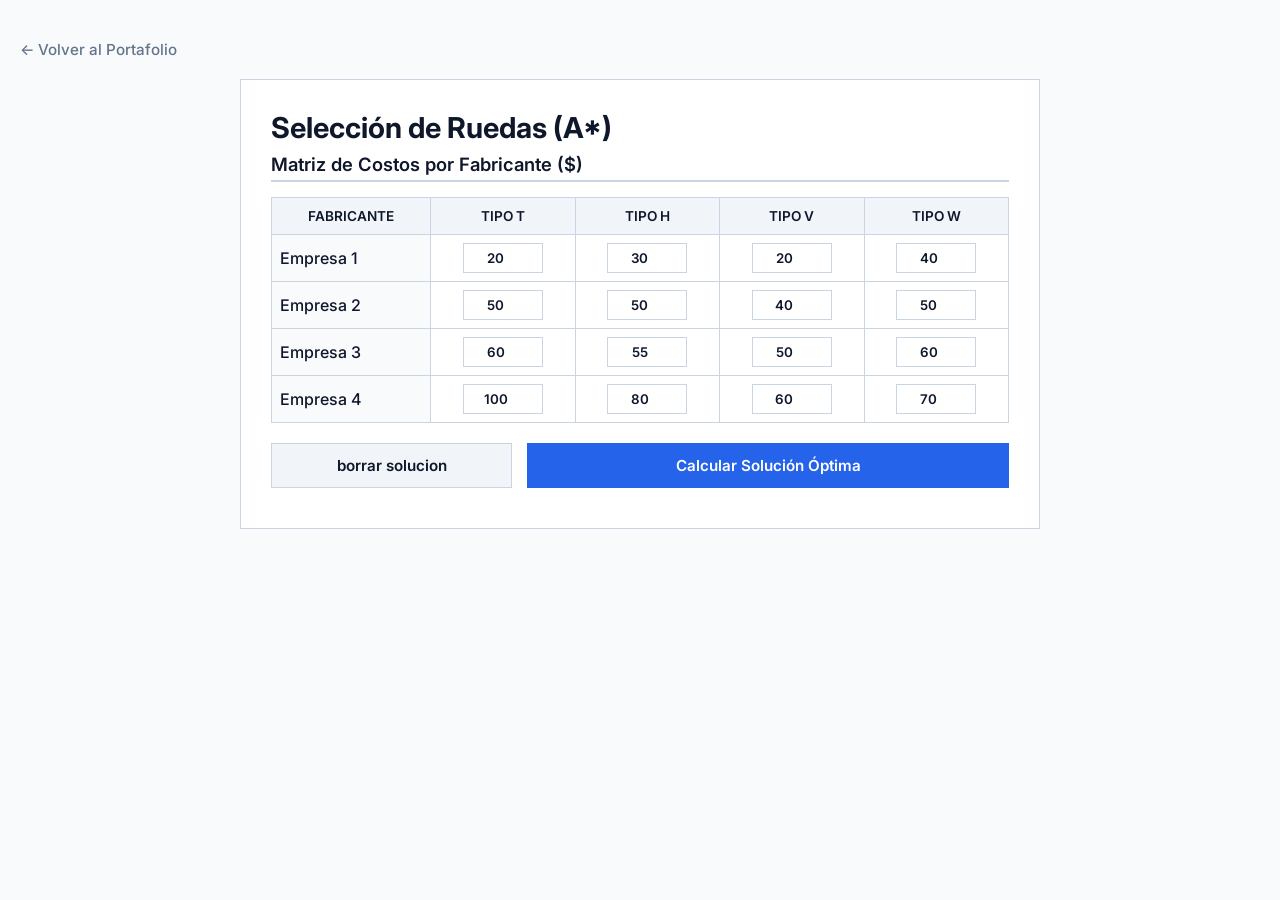
<file: templates/seleccion_ruedas.html>
<!DOCTYPE html>
<html lang="es">

<head>
    <meta charset="UTF-8">
    <meta name="viewport" content="width=device-width, initial-scale=1.0">
    <title>A* Selección de Ruedas</title>
    <link href="https://fonts.googleapis.com/css2?family=Inter:wght@400;500;600;700&display=swap" rel="stylesheet">
    <style>
        :root {
            --bg-color: #f8fafc;
            --container-bg: #ffffff;
            --border-color: #cbd5e1;
            --text-main: #0f172a;
            --text-muted: #64748b;
            --primary: #2563eb;
            --primary-hover: #1d4ed8;
            --success: #16a34a;
            --accent: #4f46e5;
        }

        * {
            margin: 0;
            padding: 0;
            box-sizing: border-box;
            font-family: 'Inter', sans-serif;
            border-radius: 0 !important;
            /* Quita todos los border radius */
        }

        body {
            background-color: var(--bg-color);
            color: var(--text-main);
            padding: 40px 20px;
            display: flex;
            flex-direction: column;
            align-items: center;
            min-height: 100vh;
        }

        .back-link {
            align-self: flex-start;
            max-width: 800px;
            width: 100%;
            margin-bottom: 20px;
            color: var(--text-muted);
            text-decoration: none;
            font-size: 0.95rem;
            font-weight: 500;
        }

        .back-link:hover {
            color: var(--text-main);
            text-decoration: underline;
        }

        .main-container {
            max-width: 800px;
            width: 100%;
            background: var(--container-bg);
            border: 1px solid var(--border-color);
            padding: 30px;
            box-shadow: none;
            /* Diseño más plano y simple */
            margin-bottom: 30px;
        }

        h1 {
            font-size: 1.8rem;
            font-weight: 700;
            margin-bottom: 8px;
            color: var(--text-main);
        }

        .subtitle {
            color: var(--text-muted);
            font-size: 0.95rem;
            margin-bottom: 25px;
        }

        .alert-explanation {
            background: #eff6ff;
            border: 1px solid #bfdbfe;
            padding: 15px;
            margin-bottom: 25px;
            font-size: 0.9rem;
            line-height: 1.5;
            color: #1e3a8a;
        }

        .section-title {
            font-size: 1.15rem;
            font-weight: 600;
            color: var(--text-main);
            margin-bottom: 15px;
            border-bottom: 2px solid var(--border-color);
            padding-bottom: 5px;
        }

        /* Cost Matrix Table */
        .matrix-table {
            width: 100%;
            border-collapse: collapse;
            margin-bottom: 20px;
        }

        .matrix-table th {
            color: var(--text-main);
            font-weight: 600;
            font-size: 0.85rem;
            text-transform: uppercase;
            padding: 10px;
            border: 1px solid var(--border-color);
            background: #f1f5f9;
            text-align: center;
        }

        .matrix-table td {
            padding: 8px;
            border: 1px solid var(--border-color);
            text-align: center;
        }

        .matrix-table td:first-child {
            color: var(--text-main);
            font-weight: 500;
            text-align: left;
            background: #f8fafc;
        }

        .matrix-input {
            width: 80px;
            padding: 6px;
            background: #ffffff;
            border: 1px solid var(--border-color);
            color: var(--text-main);
            text-align: center;
            font-weight: 600;
            outline: none;
        }

        .matrix-input:focus {
            border-color: var(--primary);
        }

        .cell-selected {
            background-color: #dcfce7 !important;
            border: 2px solid var(--success) !important;
            color: #14532d !important;
            font-weight: bold;
        }

        .btn-container {
            display: grid;
            grid-template-columns: 1fr 2fr;
            gap: 15px;
            margin-bottom: 10px;
        }

        .btn-action {
            padding: 12px;
            font-weight: 600;
            cursor: pointer;
            font-size: 0.95rem;
            text-align: center;
        }

        .btn-sec {
            background: #f1f5f9;
            border: 1px solid var(--border-color);
            color: var(--text-main);
        }

        .btn-sec:hover {
            background: #e2e8f0;
        }

        .btn-pri {
            background: var(--primary);
            border: 1px solid var(--primary);
            color: white;
        }

        .btn-pri:hover {
            background: var(--primary-hover);
        }

        /* Result Section */
        .result-section {
            margin-top: 30px;
            border-top: 1px solid var(--border-color);
            padding-top: 25px;
        }

        .final-badge {
            display: inline-block;
            font-size: 1.1rem;
            font-weight: bold;
            color: white;
            background: var(--success);
            padding: 8px 16px;
            margin-bottom: 20px;
        }

        .timeline {
            display: flex;
            flex-direction: column;
            gap: 12px;
        }

        .timeline-step {
            display: flex;
            align-items: center;
            gap: 15px;
        }

        .timeline-number {
            background: var(--accent);
            color: white;
            width: 32px;
            height: 32px;
            display: flex;
            align-items: center;
            justify-content: center;
            font-size: 0.9rem;
            font-weight: bold;
            flex-shrink: 0;
        }

        .timeline-body {
            background: #f8fafc;
            border: 1px solid var(--border-color);
            padding: 12px 18px;
            display: flex;
            justify-content: space-between;
            align-items: center;
            flex-grow: 1;
            font-size: 0.9rem;
        }

        .hidden {
            display: none !important;
        }
    </style>
</head>

<body>

    <a href="/" class="back-link">← Volver al Portafolio</a>

    <div class="main-container">
        <h1>Selección de Ruedas (A*)</h1>

        <!-- matriz de costos -->
        <div>
            <h2 class="section-title">Matriz de Costos por Fabricante ($)</h2>
            <div style="overflow-x: auto;">
                <table class="matrix-table" id="matrix-table">
                    <thead>
                        <tr>
                            <th>Fabricante</th>
                            <th>Tipo t</th>
                            <th>Tipo h</th>
                            <th>Tipo v</th>
                            <th>Tipo w</th>
                        </tr>
                    </thead>
                    <tbody>
                        <tr>
                            <td>Empresa 1</td>
                            <td><input type="number" id="val-1-t" class="matrix-input" value="20"></td>
                            <td><input type="number" id="val-1-h" class="matrix-input" value="30"></td>
                            <td><input type="number" id="val-1-v" class="matrix-input" value="20"></td>
                            <td><input type="number" id="val-1-w" class="matrix-input" value="40"></td>
                        </tr>
                        <tr>
                            <td>Empresa 2</td>
                            <td><input type="number" id="val-2-t" class="matrix-input" value="50"></td>
                            <td><input type="number" id="val-2-h" class="matrix-input" value="50"></td>
                            <td><input type="number" id="val-2-v" class="matrix-input" value="40"></td>
                            <td><input type="number" id="val-2-w" class="matrix-input" value="50"></td>
                        </tr>
                        <tr>
                            <td>Empresa 3</td>
                            <td><input type="number" id="val-3-t" class="matrix-input" value="60"></td>
                            <td><input type="number" id="val-3-h" class="matrix-input" value="55"></td>
                            <td><input type="number" id="val-3-v" class="matrix-input" value="50"></td>
                            <td><input type="number" id="val-3-w" class="matrix-input" value="60"></td>
                        </tr>
                        <tr>
                            <td>Empresa 4</td>
                            <td><input type="number" id="val-4-t" class="matrix-input" value="100"></td>
                            <td><input type="number" id="val-4-h" class="matrix-input" value="80"></td>
                            <td><input type="number" id="val-4-v" class="matrix-input" value="60"></td>
                            <td><input type="number" id="val-4-w" class="matrix-input" value="70"></td>
                        </tr>
                    </tbody>
                </table>
            </div>

            <div class="btn-container">
                <button class="btn-action btn-sec" onclick="restaurarDefault()">borrar solucion</button>
                <button class="btn-action btn-pri" onclick="runSolver()">Calcular Solución Óptima</button>
            </div>
        </div>

        <!-- Result Section -->
        <div id="result-section" class="result-section hidden">
            <h2 class="section-title">Solución Óptima Encontrada</h2>

            <div style="text-align: center;">
                <div class="final-badge" id="final-cost-badge">Costo Total: $0</div>
            </div>

            <div class="timeline" id="optimal-path-list">
                <!-- JS Timeline -->
            </div>
        </div>

    </div>

    <footer style="text-align: center; color: #64748b; font-size: 0.85rem; margin-top: 10px;">

    </footer>

    <script>
        const WHEELS = ['t', 'h', 'v', 'w'];

        const defaultPrices = {
            '1': { t: 20, h: 30, v: 20, w: 40 },
            '2': { t: 50, h: 50, v: 40, w: 50 },
            '3': { t: 60, h: 55, v: 50, w: 60 },
            '4': { t: 100, h: 80, v: 60, w: 70 }
        };

        function restaurarDefault() {
            for (let c = 1; c <= 4; c++) {
                for (const w of WHEELS) {
                    document.getElementById(`val-${c}-${w}`).value = defaultPrices[c][w];
                }
            }
            document.getElementById('result-section').classList.add('hidden');
            limpiarResaltado();
        }

        function getMatrixFromUI() {
            const matrix = {};
            for (let c = 1; c <= 4; c++) {
                const companyName = `Empresa ${c}`;
                matrix[companyName] = {};
                WHEELS.forEach(w => {
                    const inputVal = document.getElementById(`val-${c}-${w}`).value;
                    matrix[companyName][w] = parseInt(inputVal) || 0;
                });
            }
            return matrix;
        }

        function limpiarResaltado() {
            document.querySelectorAll('.matrix-table td').forEach(td => {
                td.className = '';
            });
        }

        async function runSolver() {
            limpiarResaltado();
            const matrix = getMatrixFromUI();

            try {
                const response = await fetch('/api/solve_seleccion_ruedas', {
                    method: 'POST',
                    headers: { 'Content-Type': 'application/json' },
                    body: JSON.stringify({ matrix })
                });

                if (!response.ok) {
                    throw new Error("Error en la respuesta del servidor");
                }

                const data = await response.json();
                if (data && data.success) {
                    document.getElementById('result-section').classList.remove('hidden');
                    document.getElementById('final-cost-badge').textContent = `Costo Total Óptimo: $${data.total_cost}`;
                    renderPath(data.path);
                    resaltarCeldasGanadoras(data.path);
                } else {
                    alert("No se encontró solución: " + (data ? data.error : 'Sin datos'));
                }
            } catch (err) {
                alert("Error al conectar con el servidor: " + err.message);
            }
        }

        function renderPath(path) {
            const list = document.getElementById('optimal-path-list');
            list.innerHTML = '';

            path.forEach((node, index) => {
                if (index === 0) return;

                const wheelIdx = index - 1;
                const wheelName = WHEELS[wheelIdx].toUpperCase();
                const company = node.state[wheelIdx];
                const costoAcumulado = node.g;

                const anteriorCosto = path[index - 1].g;
                const costoIndividual = costoAcumulado - anteriorCosto;

                const stepDiv = document.createElement('div');
                stepDiv.className = 'timeline-step';
                stepDiv.innerHTML = `
                    <div class="timeline-number">${index}</div>
                    <div class="timeline-body">
                        <span>Rueda <strong>Tipo ${wheelName}</strong> comprada a <strong>${company}</strong> ($${costoIndividual})</span>
                        <span style="color: var(--accent); font-weight: 600;">Acumulado: $${costoAcumulado}</span>
                    </div>
                `;
                list.appendChild(stepDiv);
            });
        }

        function resaltarCeldasGanadoras(path) {
            const finalState = path[path.length - 1].state;

            finalState.forEach((company, idx) => {
                if (company) {
                    const compNum = company.split(' ')[1];
                    const td = document.querySelector(`.matrix-table tr:nth-child(${parseInt(compNum)}) td:nth-child(${idx + 2})`);
                    if (td) {
                        td.className = 'cell-selected';
                    }
                }
            });
        }
    </script>
</body>

</html>
</file>
